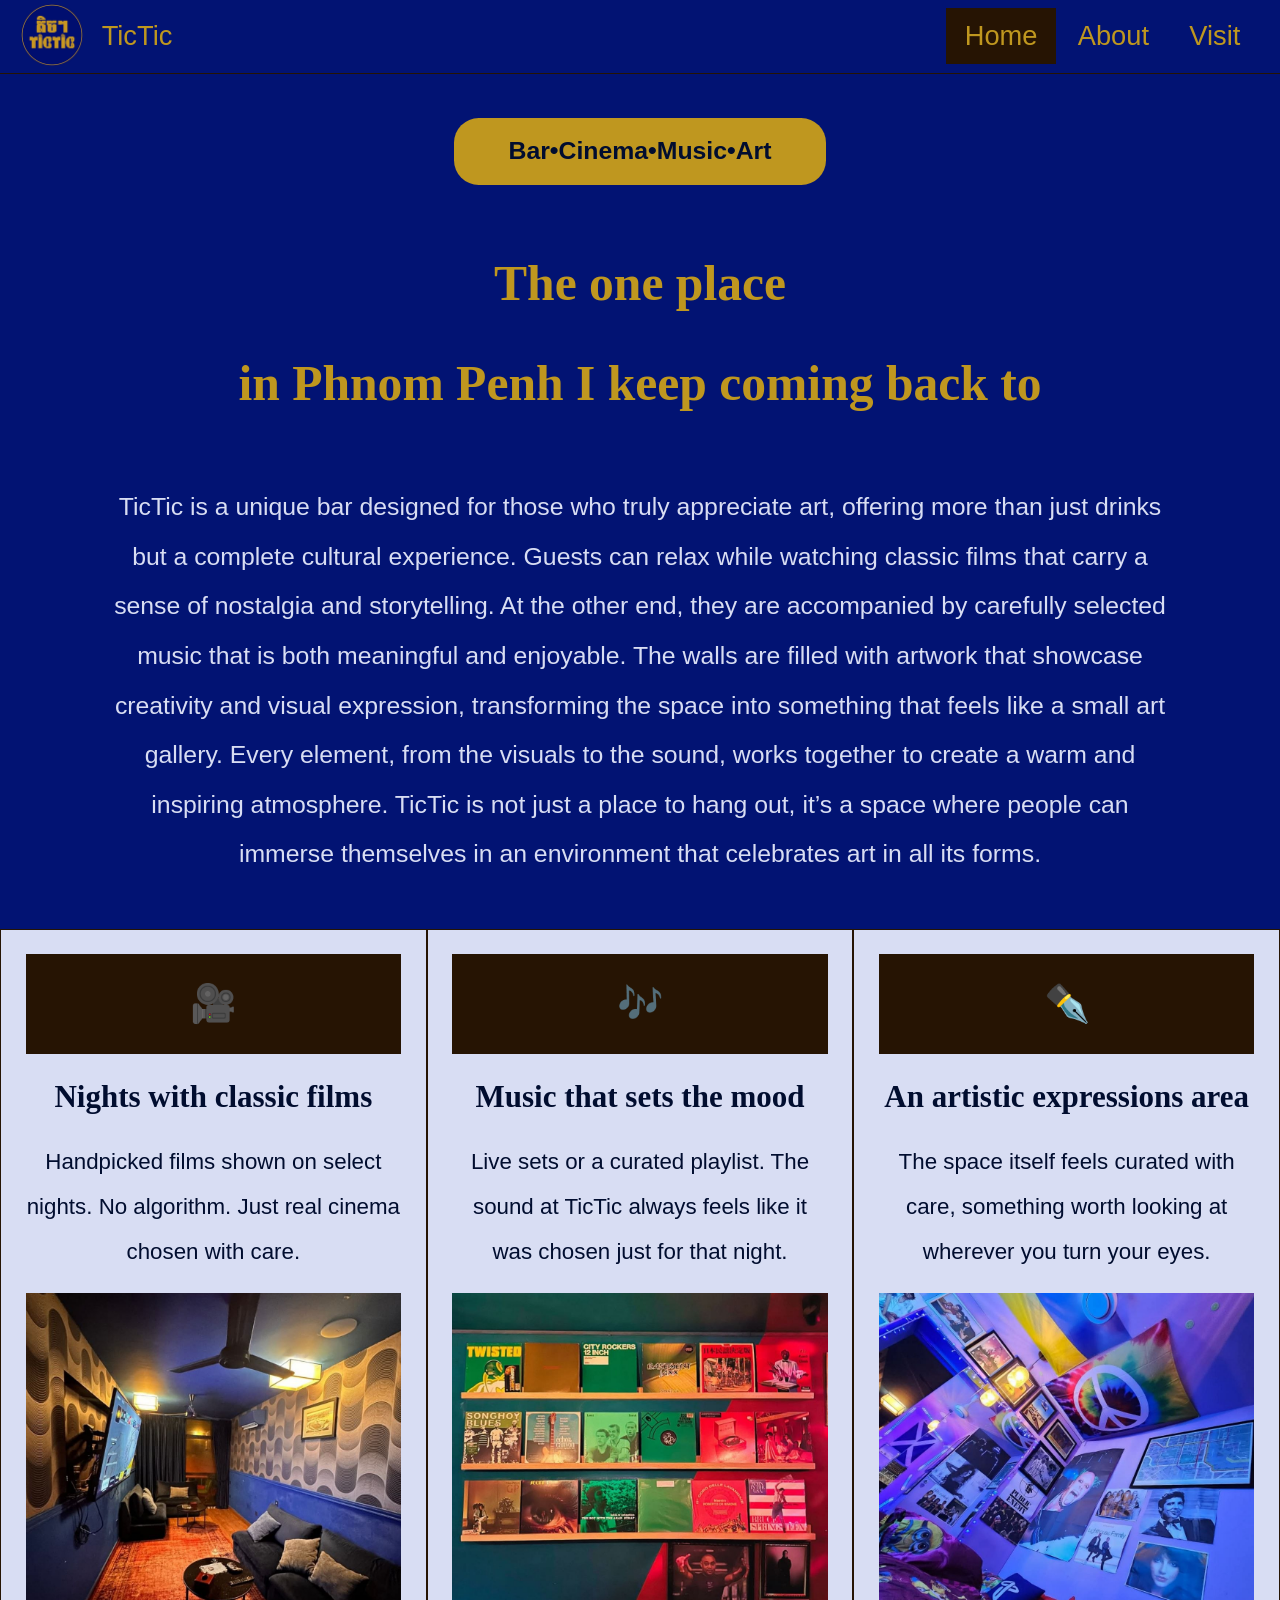
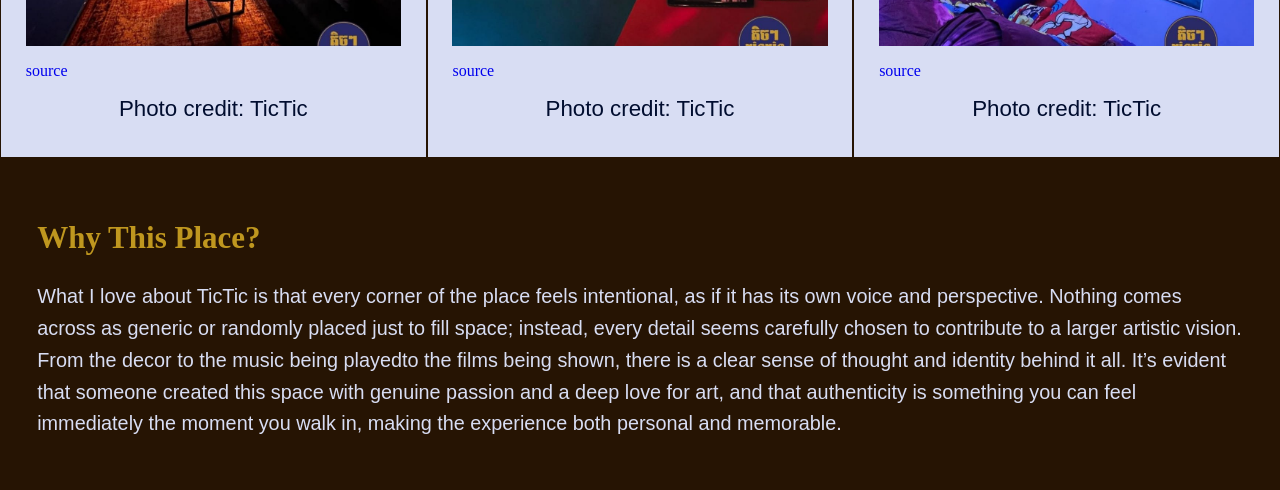
<file: index.html>
<!DOCTYPE html>
<html lang="en">
<head>
    <meta charset="UTF-8">
    <meta name="viewport" content="width=device-width, initial-scale=1.0">
    <title>TicTic</title>
    <link rel="stylesheet" href="styles.css">
</head>
<body>
<header>
    <nav class="nav">
        <div class="logo-container">
            <img src="logo.png" alt="logo" class="logo">
            <h1 class="nav-title">TicTic</h1>
        </div>
        <div>
            <a href="index.html" class="nav-title active">Home</a>
            <a href="about.html" class="nav-title">About</a>
            <a href="visit.html" class="nav-title">Visit</a>
        </div>
    </nav>
</header>
<main>
    <div class="home-background">
        <div class="type">
            <p>Bar•Cinema•Music•Art</p>
        </div>
        <h1>The one place <br> in Phnom Penh 
I keep coming back to</h1>
        <p class="description">TicTic is a unique bar designed for those who truly appreciate art, offering more than just drinks but a complete cultural experience. Guests can relax while watching classic films that carry a sense of nostalgia and storytelling. At the other end, they are accompanied by carefully selected music that is both meaningful and enjoyable. The walls are filled with artwork that showcase creativity and visual expression, transforming the space into something that feels like a small art gallery. Every element, from the visuals to the sound, works together to create a warm and inspiring atmosphere. TicTic is not just a place to hang out, it’s a space where people can immerse themselves in an environment that celebrates art in all its forms.</p>
    </div>
    <div class="entertainment">
        <div class="cinema">
            <h1>🎥</h1>
            <h2>Nights with classic films</h2>
            <p>Handpicked films shown on select nights. No algorithm. Just real cinema chosen with care.</p>
            <figcaption>
            <img src="movie.jpg" alt="movie" class="entertainment-image">
            <a href="https://web.facebook.com/photo.php?fbid=122243716208087902&set=pb.61552637084031.-2207520000&type=3" target="_blank">source</a>
            <p>Photo credit: TicTic</p>
            </figcaption>
        </div>
        <div class="music">
            <h1>🎶</h1>
            <h2>Music that sets the mood</h2>
            <p>Live sets or a curated playlist. The sound at TicTic always feels like it was chosen just for that night.</p>
            <figcaption>
            <img src="music.jpg" alt="music" class="entertainment-image">
            <a href="https://web.facebook.com/photo.php?fbid=122222674580087902&set=pb.61552637084031.-2207520000&type=3" target="_blank">source</a>
            <p>Photo credit: TicTic</p>
            </figcaption>
        </div>
        <div class="art">
            <h1>✒️</h1>
            <h2>An artistic expressions area</h2>
            <p>The space itself feels curated with care, something worth looking at wherever you turn your eyes.</p>
            <figcaption>
            <img src="art.jpg" alt="art" class="entertainment-image">
            <a href="https://web.facebook.com/photo.php?fbid=122215143974087902&set=pb.61552637084031.-2207520000&type=3" target="_blank">source</a>
            <p>Photo credit: TicTic</p>
            </figcaption>
        </div>
    </div>
    <div class="why-this-place">
        <h3>Why This Place?</h3>
        <p>What I love about TicTic is that every corner of the place feels intentional, as if it has its own voice and perspective. Nothing comes across as generic or randomly placed just to fill space; instead, every detail seems carefully chosen to contribute to a larger artistic vision. From the decor to the music being playedto the films being shown, there is a clear sense of thought and identity behind it all. It’s evident that someone created this space with genuine passion and a deep love for art, and that authenticity is something you can feel immediately the moment you walk in, making the experience both personal and memorable.</p>
    </div>
</main>
</body>
</html>
</file>
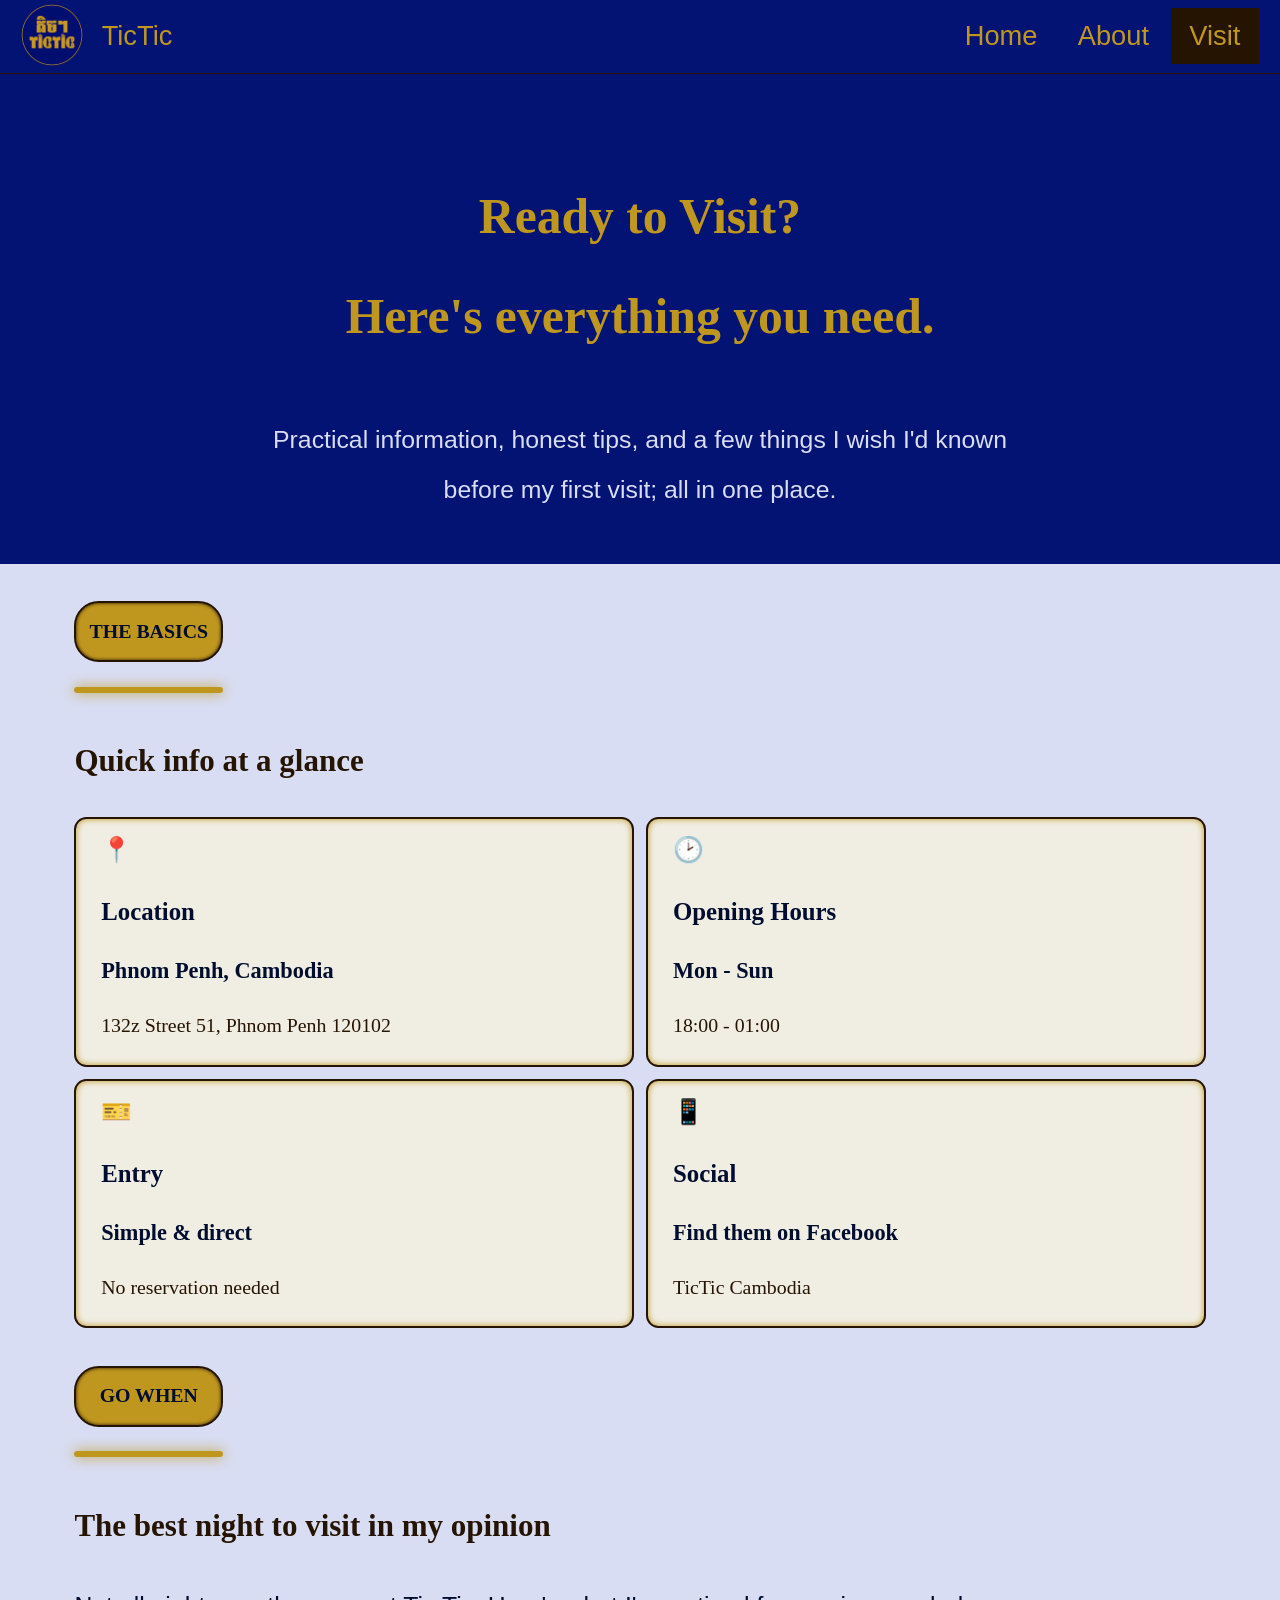
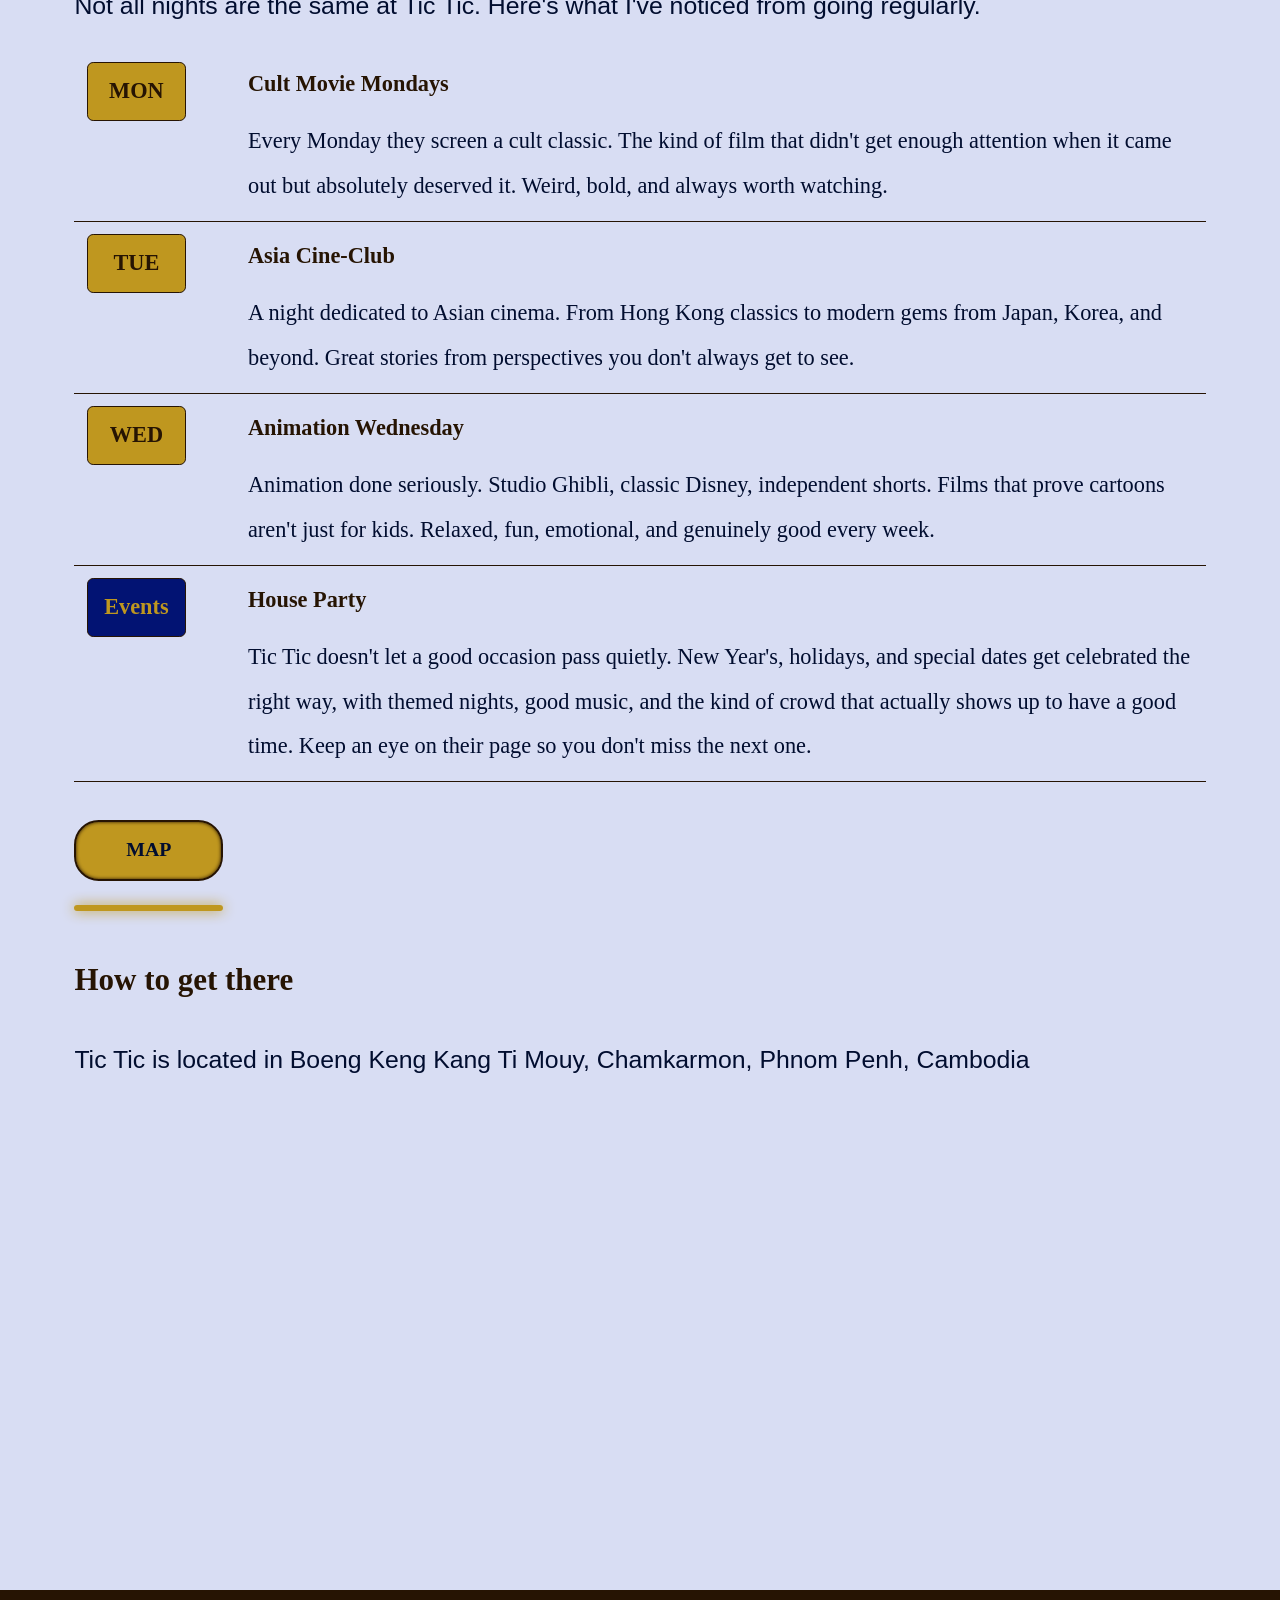
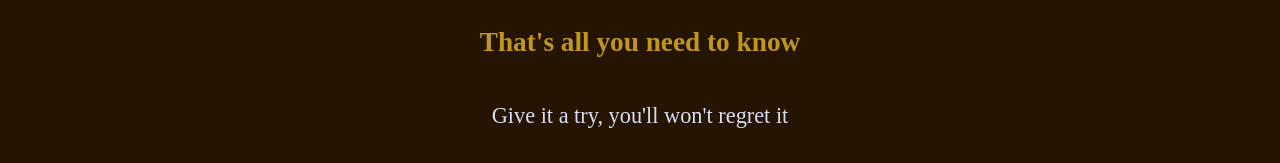
<file: visit.html>
<!DOCTYPE html>
<html lang="en">
<head>
    <meta charset="UTF-8">
    <meta name="viewport" content="width=device-width, initial-scale=1.0">
    <title>TicTic</title>
    <link rel="stylesheet" href="styles.css">
</head>
<body>
<header>
    <nav class="nav">
        <div class="logo-container">
            <img src="logo.png" alt="logo" class="logo">
            <h1 class="nav-title">TicTic</h1>
        </div>
        <div>
        <a href="index.html" class="nav-title">Home</a>
        <a href="about.html" class="nav-title">About</a>
        <a href="visit.html" class="nav-title active">Visit</a>
        </div>
    </nav>
</header>
<main>
    <div class="home-background">
        <h1 class="about-title">Ready to Visit? <br> Here's everything you need.</h1>
        <p class="description2">Practical information, honest tips, and a few things I wish I'd known  <br> before my first visit; all in one place.</p>
    </div>
    </div>
        <div class="the-basics">
        <p>THE BASICS</p>
        </div>
        <hr>
        <div class="the-basics-description">
            <h2>Quick info at a glance</h2>
            <div class="info-container">
                <div class="info-box">
                    <h3>📍</h3> 
                    <h3>Location</h3>
                    <h4>Phnom Penh, Cambodia</h4>
                    <p><a href="https://maps.app.goo.gl/CbvY88bMf7cEAaVj8" target="_blank" class="location">132z Street 51, Phnom Penh 120102</a></p>
                </div>
                <div class="info-box">
                    <h3>🕑 </h3>
                    <h3>Opening Hours</h3>
                    <h4>Mon - Sun</h4>
                    <p>18:00 - 01:00</p>
                </div>
                <div class="info-box">
                    <h3>🎫</h3>
                    <h3>Entry</h3>
                    <h4>Simple & direct</h4>
                    <p>No reservation needed</p>
                </div>
                <div class="info-box">
                    <h3>📱</h3>
                    <h3>Social</h3>
                    <h4>Find them on Facebook</h4>
                    <p><a href="https://web.facebook.com/ticticcambodia#" target="_blank" class="location">TicTic Cambodia</a></p>
                </div>
            </div>
        </div>
        <div class="when">
        <p>GO WHEN</p>
        </div>
        <hr>
        <div class="when-description">
            <h2>The best night to visit in my opinion
            </h2>
            <p>Not all nights are the same at Tic Tic. Here's what I've noticed from going regularly.</p>
            <div class="when-container">
                <div class="when-info">
                    <div class="day">
                        <h3>MON</h3>
                    </div>
                    <div class="what-they-do">
                        <h3>Cult Movie Mondays</h3>
                        <p class="detail">Every Monday they screen a cult classic. The kind of film that didn't get enough attention when it came out but absolutely deserved it. Weird, bold, and always worth watching.</p>
                    </div>
                </div>
                <div class="when-info">
                    <div class="day">
                        <h3>TUE</h3>
                    </div>
                    <div class="what-they-do">
                        <h3>Asia Cine-Club</h3>
                        <p class="detail">A night dedicated to Asian cinema. From Hong Kong classics to modern gems from Japan, Korea, and beyond. Great stories from perspectives you don't always get to see.</p>
                    </div>
                </div>
                <div class="when-info">
                    <div class="day">
                        <h3>WED</h3>
                    </div>
                    <div class="what-they-do">
                        <h3>Animation Wednesday</h3>
                        <p class="detail">Animation done seriously. Studio Ghibli, classic Disney, independent shorts. Films that prove cartoons aren't just for kids. Relaxed, fun, emotional, and genuinely good every week.</p>
                    </div>
                </div>
                <div class="when-info">
                    <div class="day">
                        <h3 class="events">Events</h3>
                    </div>
                    <div class="what-they-do">
                        <h3>House Party</h3>
                        <p class="detail">Tic Tic doesn't let a good occasion pass quietly. New Year's, holidays, and special dates get celebrated the right way, with themed nights, good music, and the kind of crowd that actually shows up to have a good time. Keep an eye on their page so you don't miss the next one.</p>
                    </div>
                </div>
            </div>
        </div>
        <div class="map">
        <p>MAP</p>
        </div>
        <hr>
        <div class="map-description">
            <h2>How to get there</h2>
            <p>Tic Tic is located in Boeng Keng Kang Ti Mouy, Chamkarmon, Phnom Penh, Cambodia</p>
            <iframe src="https://www.google.com/maps/embed?pb=!1m18!1m12!1m3!1d3908.9641133963787!2d104.92706349999999!3d11.5544304!2m3!1f0!2f0!3f0!3m2!1i1024!2i768!4f13.1!3m3!1m2!1s0x3109513a1d7a3937%3A0x58129c977650452d!2zVGljVGljIOGej-Get-GeheGflw!5e0!3m2!1sen!2skh!4v1777202789344!5m2!1sen!2skh" style="border:0;" allowfullscreen="" loading="lazy" referrerpolicy="no-referrer-when-downgrade" class="live-map"></iframe>
        </div>
        <div class="end">
        <h3>That's all you need to know</h3>
        <p>Give it a try, you'll won't regret it</p>
    </div>
</main>
</body>
</html>
</file>
<file: styles.css>
:root {

    --primary-color-blue: #021373;
    --primary-color-yellow: #BF971F;
    --primary-color-brown: #261403;
    --background-color-blue:  #d8ddf3;
    --text-color-blue: #010d2f;
}

* {
    padding: 0;
    margin: 0;
    box-sizing: border-box;
}

html {
    font-size: 77.5%;
    line-height: 2;
}

.nav {
    background-color: var(--primary-color-blue);
    position: fixed;
    display: flex;
    justify-content: space-between;
    align-items: center;
    width: 100%;
    height: 6rem;
    padding: 1.7rem;
    border-bottom: 1px solid var(--primary-color-brown);
    text-align: end;
}
.logo-container {
    display: flex;
    align-items:flex-start;
}
.logo-container .nav-title {
    margin: auto 0;
    padding: auto 0;
}
.logo {
    margin-top: 0.6rem;
    width: 5rem;
    height: 5rem;
}
.active {
    background-color: var(--primary-color-brown);
}
.nav-title {
    color: var(--primary-color-yellow);
    font-size: 2.2rem;
    text-decoration: none;
    padding: 1rem 1.5rem;
    font-family:fantasy, sans-serif;
    font-weight: 100;
}
.nav-title:hover:not(h1[class="nav-title"]) {
    background-color: var(--primary-color-brown);
}

body {
    background-color: var(--background-color-blue);
    color: var(--text-color-blue);
}
/* Home */
.home-background {
    padding-top: 9.5rem;
    width: 100%;
    background-color: var(--primary-color-blue);
}


.type{
    margin: auto;   
    width: 30rem;
    padding: 0.7rem;
    background-color: var(--primary-color-yellow);
    font-size: 2rem;
    font-weight: 600;
    border-radius: 2rem; ;
}
.type p {
    flex: 1;
    text-align: center;
    font-family:'Lucida Sans', 'Lucida Sans Regular', 'Lucida Grande', 'Lucida Sans Unicode', Geneva, Verdana, sans-serif;
}

.home-background h1, .about-title {
    color: var(--primary-color-yellow);
    font-size: 4rem;
    font-family:Cambria, Cochin, Georgia, Times, 'Times New Roman', serif;
    text-align: center;
    padding: 4rem 0rem;
}

.description, .description2 {
    color: var(--background-color-blue);
    margin-right: 9rem;
    margin-left: 9rem;
    font-size: 2rem;
    font-family:'Lucida Sans', 'Lucida Sans Regular', 'Lucida Grande', 'Lucida Sans Unicode', Geneva, Verdana, sans-serif;
    text-align: center;
    padding-bottom: 4rem;
}
a {
    font-size: medium;
    text-decoration: none;
}
.entertainment {
    display: grid;
    grid-template-columns: repeat(3, 1fr);
    justify-content: space-evenly;
    width: 100%;
}
.entertainment .cinema, .entertainment .music, .entertainment .art {
    border: 1px solid var(--primary-color-brown);
    padding: 2rem;
}
.entertainment .cinema h1, .entertainment .music h1, .entertainment .art h1 {
    background-color: var(--primary-color-brown);
    font-size: 3rem;
    text-align: center;
    margin-bottom: 1rem;
    padding: 1rem;
}
.entertainment .cinema h2, .entertainment .music h2, .entertainment .art h2 {
    color: var(--text-color-blue);
    font-size: 2.5rem;
    font-family:Cambria, Cochin, Georgia, Times, 'Times New Roman', serif;
    text-align: center;
    margin-bottom: 1rem;
}
.entertainment .cinema p, .entertainment .music p, .entertainment .art p {
    color: var(--text-color-blue);
    font-size: 1.8rem;
    font-family:'Lucida Sans', 'Lucida Sans Regular', 'Lucida Grande', 'Lucida Sans Unicode', Geneva, Verdana, sans-serif;
    text-align: center;
}
.entertainment-image {
    margin-top: 1.5rem;
    position: relative;
    z-index: -1;
    width: 100%;
    height: 28.5rem;
    object-fit: cover;
}

.why-this-place {
    background-color: var(--primary-color-brown);
    width: 100%;
    padding: 4rem 0;
}
.why-this-place h3 {
    color: var(--primary-color-yellow);
    font-family: Cambria, Cochin, Georgia, Times, 'Times New Roman', serif;
    font-size: 2.5rem;
    margin-left: 3rem;
}
.why-this-place p {
    color: var(--background-color-blue);
    font-size: 1.6rem;
    font-family:'Lucida Sans', 'Lucida Sans Regular', 'Lucida Grande', 'Lucida Sans Unicode', Geneva, Verdana, sans-serif;
    line-height: 1.6;
    margin-top: 1rem;
    margin-left: 3rem;
    margin-right: 3rem;
}

/* About */

.about-container {
    background-color: var(--primary-color-brown);
    width: 50%;
    margin: 4rem auto;
    padding: 2rem;
    border-radius: 4rem;
}
.about-title {
    margin: 0 5rem;
}
hr {
    margin-top: 2rem;
    width: 12rem;
    margin-left: 6rem;
    border: 3px solid var(--primary-color-yellow);
    border-radius: 2rem;
    box-shadow: 0 0 1rem var(--primary-color-yellow);
}
.watch, .rating, .the-vibe, .for-who, .the-basics, .when, .map {
    margin-top: 3rem;
    margin-left: 6rem;
    width: 12rem;
    padding: 0.7rem;
    text-align: center !important;
    background-color: var(--primary-color-yellow);
    font-size: 1.6rem;
    font-weight: 600;
    border-radius: 2rem; ;
    border: 0.2rem solid var(--primary-color-brown);
    box-shadow: inset 0 0 0.3rem var(--primary-color-brown);
}
.watch p, .rating p, .the-vibe p, .for-who p{
    flex: 1;
    text-align: center;
    font-family:Cambria, Cochin, Georgia, Times, 'Times New Roman', serif;
    color: var(--primary-color-brown);
}
.watch-description h2, .rating-description h2, .the-vibe-description h2, .for-who-description h2, .the-basics-description h2, .when-description h2, .map-description h2 {
    color: var(--primary-color-brown);
    font-size: 2.5rem;
    font-family: Cambria, Cochin, Georgia, Times, 'Times New Roman', serif;
    margin: 3rem 6rem 2rem 6rem;
    
}
.watch-description p, .rating-description p, .the-vibe-description p, .for-who-description p, .when-description > p, .map-description p {
    color: var(--text-color-blue);
    font-size: 2rem;
    font-family:'Lucida Sans', 'Lucida Sans Regular', 'Lucida Grande', 'Lucida Sans Unicode', Geneva, Verdana, sans-serif;
    margin: auto 6rem;
}
video {
    display: block;
    margin: 3rem auto;
    width: 90%;
    height: 40rem;
    border: none;
    border-radius: 2rem;
}
.rating-box {
    display: grid;
    grid-template-columns: repeat(2, 1fr);
    gap: 2rem;
    margin: 3rem 6rem;
}
.who-container {
    display: grid;
    grid-template-columns: 1fr;
    gap: 2rem;
    margin: 3rem 6rem;
}
.rating-box h3, .who-container h3 {
    color: var(--primary-color-brown);
    font-size: 2rem;
    font-family: Cambria, Cochin, Georgia, Times, 'Times New Roman', serif;
}
.star-box-container {
    display: flex;
    align-items: center;
    gap: 0.5rem;
}
.rating-box-box, .who-container{
    box-shadow: inset 0 0 0.5rem var(--primary-color-yellow);
    border: 0.2rem solid var(--primary-color-brown);
    padding: 2rem;
    border-radius: 1rem;
    background-color: rgb(240, 237, 226);
}
.star-box, .not-star-box {
    width: 1.5rem;
    height: 1.5rem;
    margin-top: 1rem;
    background-color: var(--primary-color-yellow);
    border-radius: 0.4rem;
    border: 0.1rem solid var(--primary-color-brown);
    box-shadow: inset 0 0 0.2rem var(--primary-color-brown);

}
.not-star-box{
    background-color: grey;
    box-shadow: inset 0 0 0.2rem var(--primary-color-yellow);
}
.rating-box-box p, .who-container p {
    color: var(--text-color-blue);
    font-size: 1.6rem;
    font-family: 'Lucida Sans', 'Lucida Sans Regular', 'Lucida Grande', 'Lucida Sans Unicode', Geneva, Verdana, sans-serif;
    margin-top: 1rem;
    text-align: left !important;
    margin: 1rem 0 0 0;
}
.word-container {
    display: grid;
    grid-template-columns: repeat(3, 1fr);
    gap: 1rem;
    padding: 2rem;
    margin: 0 4rem 4rem 4rem;
}
.word-container .blue, .word-container .white, .word-container .yellow {
    border: 0.2rem solid var(--primary-color-brown);
    padding: 1rem;
    border-radius: 1rem;
}
.word-container .blue {
    background-color: var(--primary-color-blue);
    box-shadow: inset 0 0 0.5rem var(--background-color-blue);
}
.word-container .white {
    background-color: rgb(240, 237, 226);
    box-shadow: inset 0 0 0.5rem var(--primary-color-yellow);
}
.word-container .yellow {
    background-color: var(--primary-color-yellow);
    box-shadow: inset 0 0 0.5rem var(--primary-color-brown);
}
.word-container .blue p, .word-container .white p, .word-container .yellow p {
    font-size: 1.6rem;
    font-family: 'Lucida Sans', 'Lucida Sans Regular', 'Lucida Grande', 'Lucida Sans Unicode', Geneva, Verdana, sans-serif;
    text-align: center;
}
.word-container .blue p {
    color: var(--background-color-blue);
}
.word-container .white p {
    color: var(--primary-color-brown);
}
.word-container .yellow p {
    color: var(--primary-color-brown);
}

/* Visit */
.info-container {
    display: grid;
    grid-template-columns: repeat(2, 1fr);
    gap: 1rem;
    margin: auto 6rem;
}
.info-box {
    border: 0.2rem solid var(--primary-color-brown);
    padding: 0 2rem 1rem 2rem;
    border-radius: 1rem;
    background-color: rgb(240, 237, 226);
    box-shadow: inset 0 0 0.5rem var(--primary-color-yellow);
}
.info-box h3 {
    font-size: 2rem;
    padding: 0.5rem 0;
    
}
.info-box h4 {
    font-size: 1.8rem;
    padding: 0.5rem 0;
}
.info-box p, .info-box a[class="location"]{
    font-size: 1.6rem;
    padding: 0.5rem 0;
    text-decoration: none;
    color: var(--primary-color-brown);
}
.when-container {
    margin: 1.5rem 6rem 2rem 6rem;
    display: grid;
    grid-template-columns: 1fr;
}
.when-info {
    display: grid;
    grid-template-columns: 5rem 1fr;
    border-bottom: 0.1rem solid var(--primary-color-brown);
    padding: 1rem;
}
.day h3{
    z-index: -1;
    position: absolute;
    background-color: var(--primary-color-yellow);
    border: 0.1rem solid var(--primary-color-brown);
    text-align: center;
    width: 8rem;
    padding: 0.5rem;
    border-radius: 0.5rem;
    color: var(--primary-color-brown);
    font-size: 1.8rem;
}
.day h3[class="events"]{
    background-color: var(--primary-color-blue);
    color: var(--primary-color-yellow);
}
.what-they-do h3, .detail{
    margin-left: 8rem !important;
}
.what-they-do h3 {
    color: var(--primary-color-brown);
    font-size: 1.8rem;
}
.detail {
    margin-top: 1rem;
    font-size: 1.8rem;
}

.live-map {

    height: 40rem;
    border: none;
}
.end {
    background-color: var(--primary-color-brown);
    width: 100%;
    text-align: center;
}
.end h3 {
    font-size: 2.2rem;
    padding: 2rem;
    color: var(--primary-color-yellow);
}
.end p {
    font-size: 1.8rem;
    color: var(--background-color-blue);
    padding-bottom: 2rem;
}



@media screen and (max-width: 768px ) {
    html {
        font-size: 65%;
    }
    .about-title {
        margin: 0 1rem;
    }
    .home-background h1 {
        font-size: 3rem;
    }
    .description, .description2 {
        margin: 0 4rem;
    }
    .entertainment {
        grid-template-columns: 1fr;
    }
    .entertainment .cinema, .entertainment .music, .entertainment .art {
        margin-bottom: 0rem;
    }
    .entertainment-image {
        height: 20rem;
    }
    .why-this-place h3 {
        margin-left: 4rem;
    }
    .why-this-place p {
        margin: 4rem;
    }
    .watch, .the-basics, .when, .map {
        margin-left: 4rem;
    }
    hr {
        margin-left: 4rem;
    }
    .watch-description h2, .the-basics-description h2, .when-description h2, .map-description h2 {
        margin: 3rem 4rem 2rem 4rem;
    }
    .watch-description p, .when-description p, .map-description p {
        margin: auto 4rem;
    }
    .rating {
        margin-left: 4rem;
    }
    .rating-description h2 {
        margin: 3rem 4rem 2rem 4rem;
    }
    .rating-description p {
        margin: auto 4rem;
    }
    .rating-box, .info-container, .when-container {
        margin: 3rem 4rem;
    }
    .rating-box-box p{
        margin: 1rem 0 0 0;
    }
    .the-vibe {
        margin-left: 4rem;
    }
    .the-vibe-description h2 {
        margin: 3rem 4rem 2rem 4rem;
    }
    .the-vibe-description p {
        margin: auto 4rem;
    }
    .word-container {
        margin: 0 1rem 4rem 1rem;
    }
    .for-who {
        margin-left: 4rem;
    }
    .for-who-description h2 {
        margin: 3rem 4rem 2rem 4rem;    
    }
    .for-who-description p {
        margin: auto 4rem;
    }
    .who-container {
        margin: 3rem 4rem;
    }
    .who-container p {
        margin: 1rem 0 0 0;
    }
}

@media screen and (max-width: 600px  ) {
        html {
            font-size: 57.5%;
        }
        .nav-title {
            font-size: 1.8rem;
            margin: 0;
            padding: 0.7rem;
        }
        .logo {
            margin-top: 0.2rem;
        }
        .about-title {
        margin: 0;
    }
        .description, .description2 {
            margin: 2rem;
        }
        .why-this-place h3 {
            margin: 2rem;
        }
        .why-this-place p {
            margin: 2rem;
        }
        .watch-description h2 {
            margin: 3rem 2rem 2rem 2rem;
        }
        .watch-description p {
            margin: auto 2rem;
        }
        .watch {
            margin-left: 2rem;
        }
        .rating, .the-basics, .when, .map {
            margin-left: 2rem;
        }
        hr {
            margin-left: 2rem;
        }
        .rating-description h2, .the-basics-description h2, .when-description h2, .map-description h2 {
            margin: 3rem 2rem 2rem 2rem;
        }
        .rating-description p, .the-basics-description p, .when-description p, .map-description p {
            margin: auto 2rem;
        }
        .rating-box, .info-container, .when-container {
            grid-template-columns: 1fr;
            margin: 3rem 2rem;
        }
        .detail {
            margin-right: 1rem;
            padding-right: 0;
        }
        .when-info {
            padding-right: 0;
        }
        .rating-box-box p, .who p {
            margin: 1rem 0 0 0;
        }
        .the-vibe {
            margin-left: 2rem;
        }
        .the-vibe-description h2 {
            margin: 3rem 2rem 2rem 2rem;
        }
        .the-vibe-description p {
            margin: auto 2rem;
        }
        .word-container {
            margin: 0 0 4rem 0;
        }
        .for-who {
            margin-left: 2rem;
        }
        .for-who-description h2 {
            margin: 3rem 2rem 2rem 2rem;    
        }
        .for-who-description p {
            margin: auto 2rem;
        }
        .who-container {
            margin: 3rem 2rem;
        }
        .who-container p {
            margin: 1rem 0 0 0;
        }
        .info-box p, .info-box a[class="location"]{
            margin: 0;
        }
}
</file>
